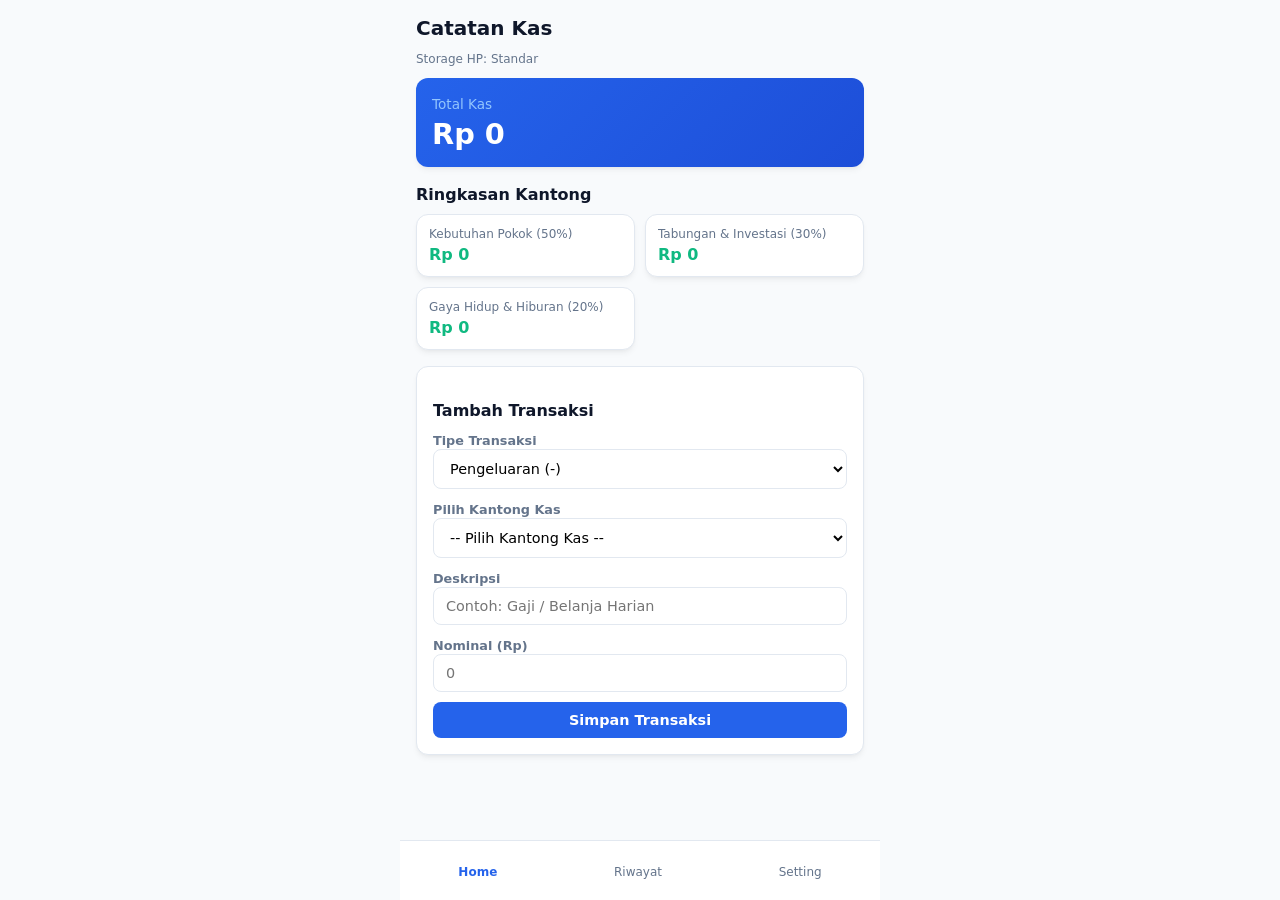
<file: index.html>
<!DOCTYPE html>
<html lang="id">
<head>
  <meta charset="UTF-8">
  <meta name="viewport" content="width=device-width, initial-scale=1.0">
  <title>Catatan Kas - Home</title>
  <link rel="stylesheet" href="style.css">
  <link rel="icon" type="image/svg+xml" href="icon/logo.svg">
  <link rel="manifest" href="manifest.json">
</head>
<body>

  <div class="container">
    <h2>Catatan Kas</h2>
    <div id="storage-status" style="font-size: 12px; color: var(--text-muted); margin-bottom: 12px;">
      Status Storage: Memuat.......
    </div>

    <!-- Kartu Total Saldo Utama -->
    <div class="card main-card">
      <small>Total Kas</small>
      <h1 id="total-saldo">Rp 0</h1>
    </div>

    <!-- Ringkasan Kantong Kas -->
    <h3>Ringkasan Kantong</h3>
    <div id="kantong-list" class="kantong-grid">
      <!-- Di-render otomatis oleh app-index.js -->
    </div>

    <!-- Form Tambah Transaksi -->
    <div class="card">
      <h3>Tambah Transaksi</h3>
      <form id="form-transaksi">
        <div>
          <label>Tipe Transaksi</label>
          <select id="tipe-transaksi">
            <option value="pemasukan">Pemasukan (+)</option>
            <option value="pengeluaran" selected>Pengeluaran (-)</option>
          </select>
        </div>

        <div id="wrapper-select-kategori">
          <label>Pilih Kantong Kas</label>
          <select id="select-kategori">
            <option value="">-- Pilih Kantong Kas --</option>
          </select>
        </div>

        <div>
          <label>Deskripsi</label>
          <input type="text" id="ket-transaksi" placeholder="Contoh: Gaji / Belanja Harian">
        </div>

        <div>
          <label>Nominal (Rp)</label>
          <input type="number" id="jumlah-transaksi" placeholder="0" min="0">
        </div>

        <button type="submit" class="btn-primary">Simpan Transaksi</button>
      </form>
    </div>
  </div>

  <!-- Bottom Navigation -->
  <nav class="bottom-nav">
    <a href="index.html" class="nav-btn active"><span>Home</span></a>
    <a href="analytics.html" class="nav-btn"><span>Riwayat</span></a>
    <a href="settings.html" class="nav-btn"><span>Setting</span></a>
  </nav>

  <script src="storage.js"></script>
  <script src="app-index.js"></script>
</body>
</html>
</file>
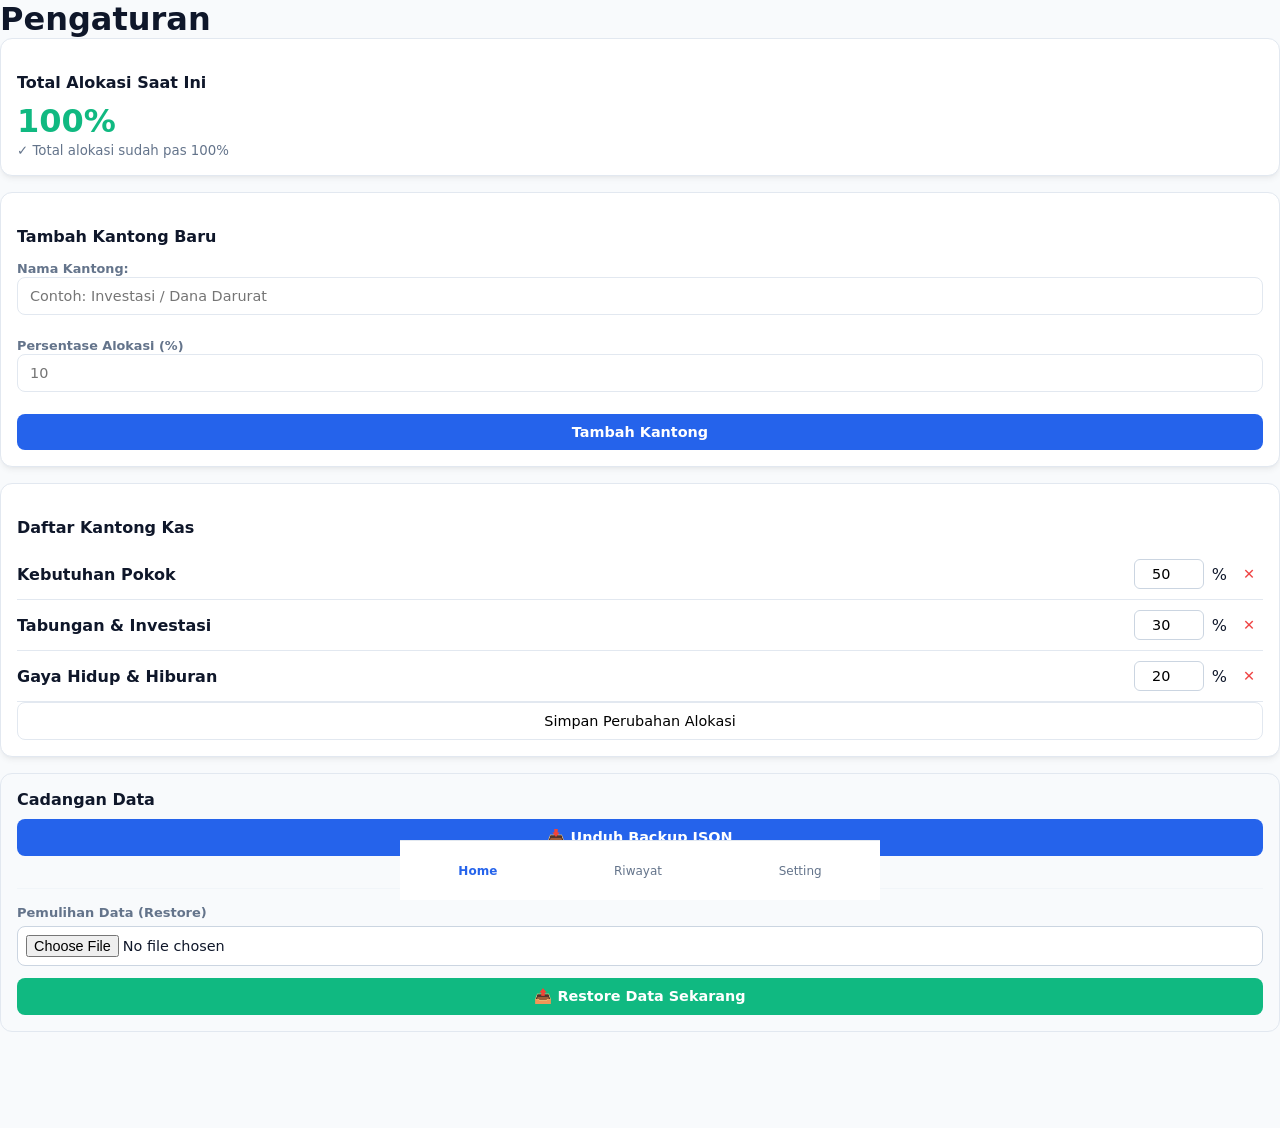
<file: settings.html>
<!DOCTYPE html>
<html lang="en">
<head>
    <meta charset="UTF-8">
    <meta name="viewport" content="width=device-width, initial-scale=1.0">
    <title>Pengaturan</title>
    <link rel="icon" type="image/svg+xml" href="icon/logo.svg">
    <link rel="stylesheet" href="style.css">
    <link rel="manifest" href="manifest.json">
</head>
<body>

<header class="app-header">
    <h1>Pengaturan</h1>
</header>    
<div class="app-container">
    <!-- Kartu Status Total Persentase -->
    <div class="card">
        <h3>Total Alokasi Saat Ini</h3>
        <h1 id="total-persen" style="color: var(--pimary-color, #2563eb)">0%</h1>
        <small id="status-persen" style="color: #64748b">Total alokasi harus genap 100</small>
    </div>

    <div class="card" stye="margin-top: 16px;">
        <h3>Tambah Kantong Baru</h3>
        <form action="" id="form-kategori" style="margin-top: 12px">
            <div class="form-group">
                <label for="nama-ategori">Nama Kantong:</label>
                <input type="text" id="nama-kategori" placeholder="Contoh: Investasi / Dana Darurat" required>
            </div>

            <div class="form-group" style="margin-top: 10px;">
                <label for="persen-kategori">Persentase Alokasi (%)</label>
                <input type="number" id="persen-kategori" placeholder="10" min="1" max="100" required>
            </div>
            <button type="submit" style="margin-top: 12px; width: 100%;">Tambah Kantong</button>
        </form>
    </div>

    <div class="card" style="margin-top: 16px">
        <h3>Daftar Kantong Kas</h3>
        <ul id="kategori-list" style="list-style: none; padding: 0; margin-top: 12px;"></ul>
        <button id="btn-simpan-persen" atyle="margin-top: 16px; width: 100%; background-color: #10b981;">Simpan Perubahan Alokasi</button>
    </div>

    <div class="card-setting" style="border: 1px solid #e2e8f0; padding: 16px; border-radius: 12px; margin-bottom: 16px;">
        <h3 style="margin-top:0;">Cadangan Data</h3>
        
        <button id="btn-export-json" class="btn-primary" style="margin-bottom: 16px;">
            📥 Unduh Backup JSON
        </button>

        <hr style="border: 0; border-top: 1px solid #f1f5f9; margin: 16px 0;">

        <label style="display: block; font-size: 13px; font-weight: bold; margin-bottom: 6px;">
            Pemulihan Data (Restore)
        </label>
        <input type="file" id="input-import-file" accept=".json" style="width: 100%; margin-bottom: 12px; padding: 8px; border: 1px solid #cbd5e1; border-radius: 8px;">

        <button id="btn-import-json" class="btn-success">
            📤 Restore Data Sekarang
        </button>
    </div>

<nav class="bottom-nav">
        <a href="index.html" class="nav-btn active">Home</a>
        <a href="analytics.html" class="nav-btn">Riwayat</a>
        <a href="settings.html" class="nav-btn">Setting</a>
</nav>

<script src="storage.js"></script>
<script src="app-settings.js"></script>
</body>
</html>
</file>
<file: style.css>
:root {
    --primary-color: #2563eb;
    --primary-dark: #1d4ed8;
    --bg-color: #f8fafc;
    --card-bg: #ffffff;
    --text-main: #0f172a;
    --text-muted: #64748b;
    --border-color: #e2e8f0;
    --success-color: #10b981;
    --danger-color: #ef4444;
    --radius: 12px;
    --shadow: 0 4px 6px -1px rgba(0,0,0,0.05), 0 2px 4px -2px rgba(0,0,0,0.05);
}

* {
    box-sizing: border-box;
    margin: 0;
    padding: 0;
    font-family: system-ui, -apple-system, BlinkMacSystemFont, 'Segoe UI', Roboto, Oxygen, Ubuntu, Cantarell, 'Open Sans', 'Helvetica Neue', sans-serif;
}

body {
    background-color: var(--bg-color);
    color: var(--text-main);
    padding-bottom: 80px;
}

.container {
    max-width: 480px;
    margin: 0 auto;
    padding: 16px;
}

/* PERBAIKAN TYPO: var(--text-man) -> var(--text-main) */
h2 {
    font-size: 1.25rem;
    margin-bottom: 12px;
    color: var(--text-main);
}

h3 {
    font-size: 1rem;
    margin: 18px 0 10px 0;
    color: var(--text-main);
}

/* 
=============================================================
KOMPONEN CARD & MAIN SALDO
=============================================================
*/

/* PERBAIKAN: border: 1px -> border: 1px solid var(--border-color) */
.card {
    background: var(--card-bg);
    border-radius: var(--radius);
    padding: 16px;
    margin-bottom: 16px;
    border: 1px solid var(--border-color);
    box-shadow: var(--shadow);
}

.main-card {
    background: linear-gradient(135deg, var(--primary-color), var(--primary-dark));
    color: #ffffff;
    border: none;
}

.main-card small {
    color: #93c5fd;
    font-size: 0.85rem;
}

.main-card h1 {
    font-size: 1.8rem;
    margin-top: 4px;
}

/* 
==================================================
GRID KANTONG / KATEGORI KAS
==================================================
*/

.kantong-grid {
    display: grid;
    grid-template-columns: repeat(2, 1fr);
    gap: 10px;
    margin-bottom: 16px;
}

.card-kantong {
    background: var(--card-bg);
    padding: 12px;
    border-radius: var(--radius);
    border: 1px solid var(--border-color);
    box-shadow: var(--shadow);
}

.card-kantong small {
    color: var(--text-muted);
    font-size: 0.75rem;
    display: block;
    white-space: nowrap;
    overflow: hidden;
    text-overflow: ellipsis;
}

/* PERBAIKAN: font: 1rem -> font-size: 1rem */
.card-kantong h4 {
    color: var(--primary-color);
    font-size: 1rem;
    margin-top: 4px;
}

/* 
============================================
FORM INPUT & ELEMEN KONTROL
============================================
 */

form {
    display: flex;
    flex-direction: column;
    gap: 10px;
}

label {
    font-size: 0.8rem;
    font-weight: 600;
    color: var(--text-muted);
}

input, select, button {
    width: 100%;
    padding: 10px 12px;
    border-radius: 8px;
    border: 1px solid var(--border-color);
    font-size: 0.9rem;
    outline: none;
    background: #ffffff;
}

input:focus, select:focus {
    border-color: var(--primary-color);
}

/* PERBAIKAN TYPO: transition: background 0.2s */
button[type="submit"], .btn-primary {
    background-color: var(--primary-color);
    color: white;
    font-weight: 600;
    border: none;
    cursor: pointer;
    transition: transform 0.1s ease, background 0.2s ease;
}

button[type="submit"]:active, .btn-primary:active {
    background-color: var(--primary-dark);
    transform: scale(0.98);
}

/* Varian Tombol Tambahan untuk Setting / Backup / Restore */
.btn-success {
    background-color: var(--success-color);
    color: white;
    font-weight: 600;
    border: none;
    cursor: pointer;
    transition: transform 0.1s ease;
}

.btn-success:active {
    opacity: 0.9;
    transform: scale(0.98);
}

/* 
==============================================
LIST RIWAYAT & PENGATURAN KATEGORI
==============================================
*/

.transaksi-ul, .setting-kat-ul {
    list-style: none;
}

/* PERBAIKAN TYPO: align-item -> align-items */
.transaksi-ul li {
    display: flex;
    justify-content: space-between;
    align-items: center;
    padding: 10px 0;
    border-bottom: 1px solid var(--border-color);
}

.transaksi-ul li:last-child {
    border-bottom: none;
}

.setting-kat-ul li {
    display: flex;
    justify-content: space-between;
    align-items: center;
    padding: 8px 12px;
    background: #f1f5f9;
    border-radius: 8px;
    margin-bottom: 8px;
    font-size: 0.85rem;
}

.btn-del {
    background: none;
    border: none;
    color: var(--danger-color);
    font-size: 1.1rem;
    cursor: pointer;
    padding: 4px 8px;
    width: auto;
}

/* 
================================================
CUSTOM TOAST NOTIFICATION (POPUP MELAYANG)
================================================
*/
#toast-container {
    position: fixed;
    top: 20px;
    left: 50%;
    transform: translateX(-50%);
    z-index: 9999;
    display: flex;
    flex-direction: column;
    gap: 8px;
    pointer-events: none;
}

.toast {
    min-width: 280px;
    max-width: 90vw;
    padding: 12px 18px;
    border-radius: 12px;
    background: #1e293b;
    color: #ffffff;
    font-size: 0.85rem;
    font-weight: 500;
    box-shadow: 0 10px 25px -5px rgba(0, 0, 0, 0.2);
    display: flex;
    align-items: center;
    gap: 10px;
    opacity: 0;
    transform: translateY(-20px) scale(0.95);
    transition: all 0.3s cubic-bezier(0.16, 1, 0.3, 1);
}

.toast.show {
    opacity: 1;
    transform: translateY(0) scale(1);
}

.toast-success { border-left: 4px solid var(--success-color); }
.toast-error { border-left: 4px solid var(--danger-color); }
.toast-info { border-left: 4px solid var(--primary-color); }

/* 
================================================
BOTTOM NAVIGATION BAR (FIXED NAV)
================================================
*/
.bottom-nav {
    position: fixed;
    bottom: 0;
    left: 0;
    right: 0;
    height: 60px;
    background: #ffffff;
    border-top: 1px solid var(--border-color);
    display: flex;
    justify-content: space-around;
    align-items: center;
    z-index: 1000;
    max-width: 480px;
    margin: 0 auto;
}

.nav-btn {
    text-decoration: none;
    color: var(--text-muted);
    font-size: 0.75rem;
    display: flex;
    flex-direction: column;
    align-items: center;
}

.nav-btn span {
    margin-top: 2px;
}

.nav-btn.active {
    color: var(--primary-color);
    font-weight: 600;
}
</file>
